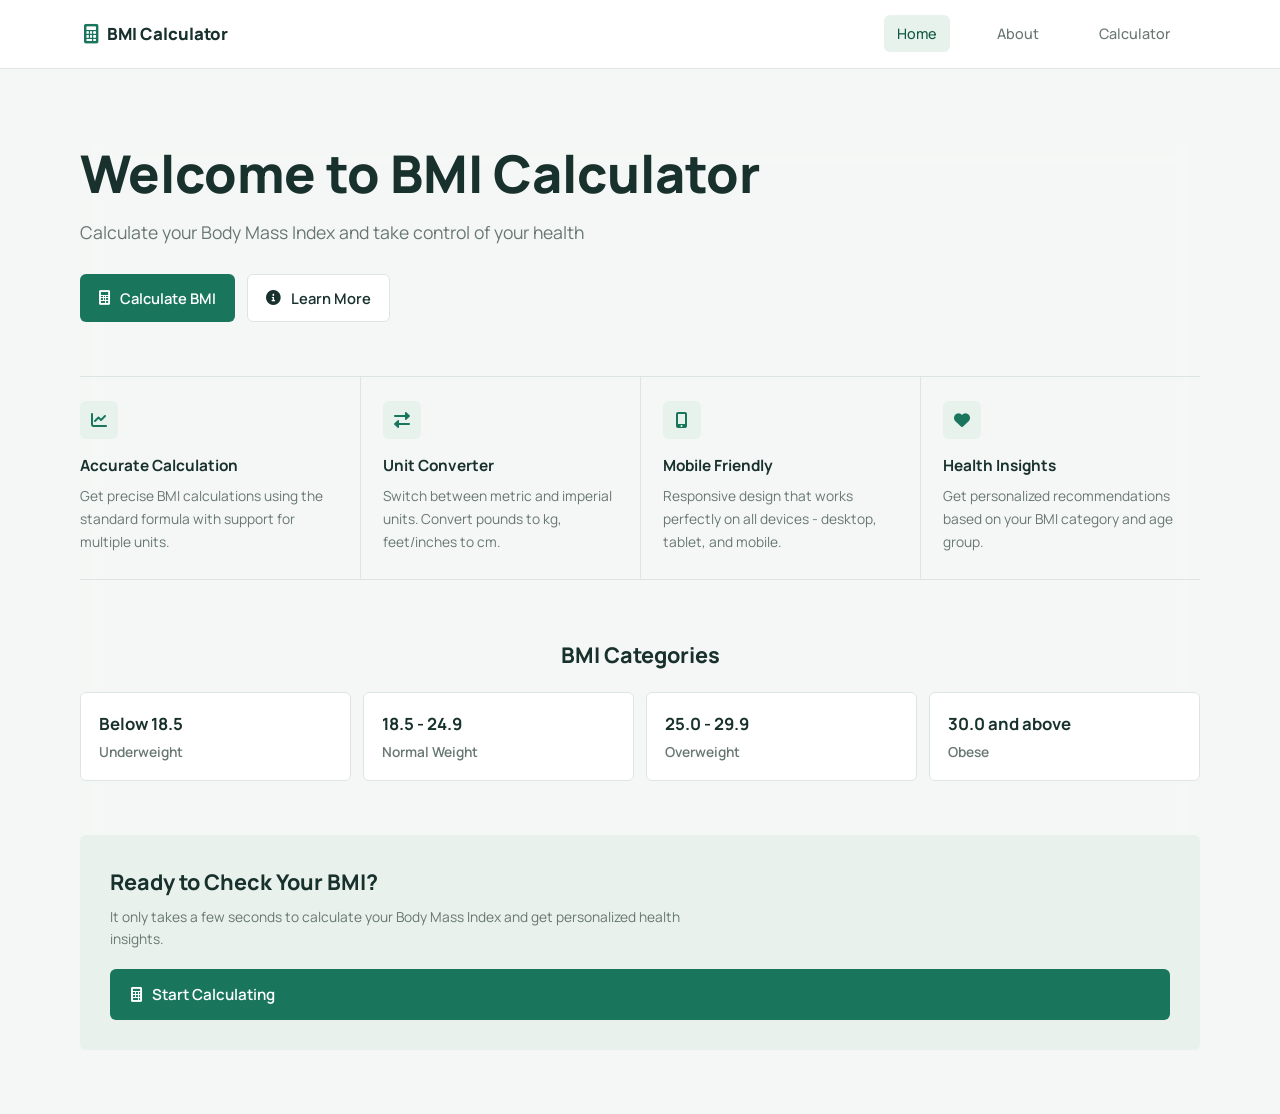
<file: index.html>
<!DOCTYPE html>
<html lang="en">
<head>
    <meta charset="UTF-8">
    <meta name="viewport" content="width=device-width, initial-scale=1.0">
    <title>Body Mass Index Calculator</title>
    <link rel="stylesheet" href="styles.css">
    <link rel="preconnect" href="https://fonts.googleapis.com">
    <link rel="preconnect" href="https://fonts.gstatic.com" crossorigin>
    <link href="https://fonts.googleapis.com/css2?family=Manrope:wght@400;500;600;700;800&display=swap" rel="stylesheet">
    <link href="https://cdnjs.cloudflare.com/ajax/libs/font-awesome/6.0.0/css/all.min.css" rel="stylesheet">
</head>
<body>
    <!-- Navbar -->
    <nav class="navbar">
        <div class="nav-container">
            <div class="nav-logo">
                <i class="fas fa-calculator"></i>
                <span>BMI Calculator</span>
            </div>
            <ul class="nav-menu">
                <li class="nav-item">
                    <a href="index.html" class="nav-item active">Home</a>
                </li>
                <li class="nav-item">
                    <a href="about.html" class="nav-item">About</a>
                </li>
                <li class="nav-item">
                    <a href="calculator.html" class="nav-item">Calculator</a>
                </li>
            </ul>
        </div>
    </nav>

    <!-- Main Content -->
    <main class="main-content">
        <div class="container">
            <div class="welcome-card">
                <div class="hero-section">
                    <h1 class="hero-title">Welcome to BMI Calculator</h1>
                    <p class="hero-subtitle">Calculate your Body Mass Index and take control of your health</p>
                    <div class="hero-buttons">
                        <a href="calculator.html" class="btn-primary">
                            <i class="fas fa-calculator"></i>
                            Calculate BMI
                        </a>
                        <a href="about.html" class="btn-secondary">
                            <i class="fas fa-info-circle"></i>
                            Learn More
                        </a>
                    </div>
                </div>

                <div class="features-grid">
                    <div class="feature-card">
                        <div class="feature-icon">
                            <i class="fas fa-chart-line"></i>
                        </div>
                        <h3>Accurate Calculation</h3>
                        <p>Get precise BMI calculations using the standard formula with support for multiple units.</p>
                    </div>

                    <div class="feature-card">
                        <div class="feature-icon">
                            <i class="fas fa-exchange-alt"></i>
                        </div>
                        <h3>Unit Converter</h3>
                        <p>Switch between metric and imperial units. Convert pounds to kg, feet/inches to cm.</p>
                    </div>

                    <div class="feature-card">
                        <div class="feature-icon">
                            <i class="fas fa-mobile-alt"></i>
                        </div>
                        <h3>Mobile Friendly</h3>
                        <p>Responsive design that works perfectly on all devices - desktop, tablet, and mobile.</p>
                    </div>

                    <div class="feature-card">
                        <div class="feature-icon">
                            <i class="fas fa-heart"></i>
                        </div>
                        <h3>Health Insights</h3>
                        <p>Get personalized recommendations based on your BMI category and age group.</p>
                    </div>
                </div>

                <div class="quick-stats">
                    <h2>BMI Categories</h2>
                    <div class="stats-grid">
                        <div class="stat-item underweight">
                            <div class="stat-range">Below 18.5</div>
                            <div class="stat-label">Underweight</div>
                        </div>
                        <div class="stat-item normal">
                            <div class="stat-range">18.5 - 24.9</div>
                            <div class="stat-label">Normal Weight</div>
                        </div>
                        <div class="stat-item overweight">
                            <div class="stat-range">25.0 - 29.9</div>
                            <div class="stat-label">Overweight</div>
                        </div>
                        <div class="stat-item obese">
                            <div class="stat-range">30.0 and above</div>
                            <div class="stat-label">Obese</div>
                        </div>
                    </div>
                </div>

                <div class="cta-section">
                    <h2>Ready to Check Your BMI?</h2>
                    <p>It only takes a few seconds to calculate your Body Mass Index and get personalized health insights.</p>
                    <a href="calculator.html" class="btn-primary large">
                        <i class="fas fa-calculator"></i>
                        Start Calculating
                    </a>
                </div>
            </div>
        </div>
    </main>

    <!-- Floating Background Elements -->
    <div class="floating-elements">
        <div class="floating-dot dot-1"></div>
        <div class="floating-dot dot-2"></div>
        <div class="floating-dot dot-3"></div>
        <div class="floating-dot dot-4"></div>
        <div class="floating-dot dot-5"></div>
        <div class="floating-dot dot-6"></div>
        
        <div class="floating-icon icon-1">
            <i class="fas fa-heart"></i>
        </div>
        <div class="floating-icon icon-2">
            <i class="fas fa-chart-line"></i>
        </div>
        <div class="floating-icon icon-3">
            <i class="fas fa-dumbbell"></i>
        </div>
        <div class="floating-icon icon-4">
            <i class="fas fa-apple-alt"></i>
        </div>
        
        <div class="floating-shape shape-1"></div>
        <div class="floating-shape shape-2"></div>
        <div class="floating-shape shape-3"></div>
    </div>

    <script src="script.js"></script>
</body>
</html>
</file>
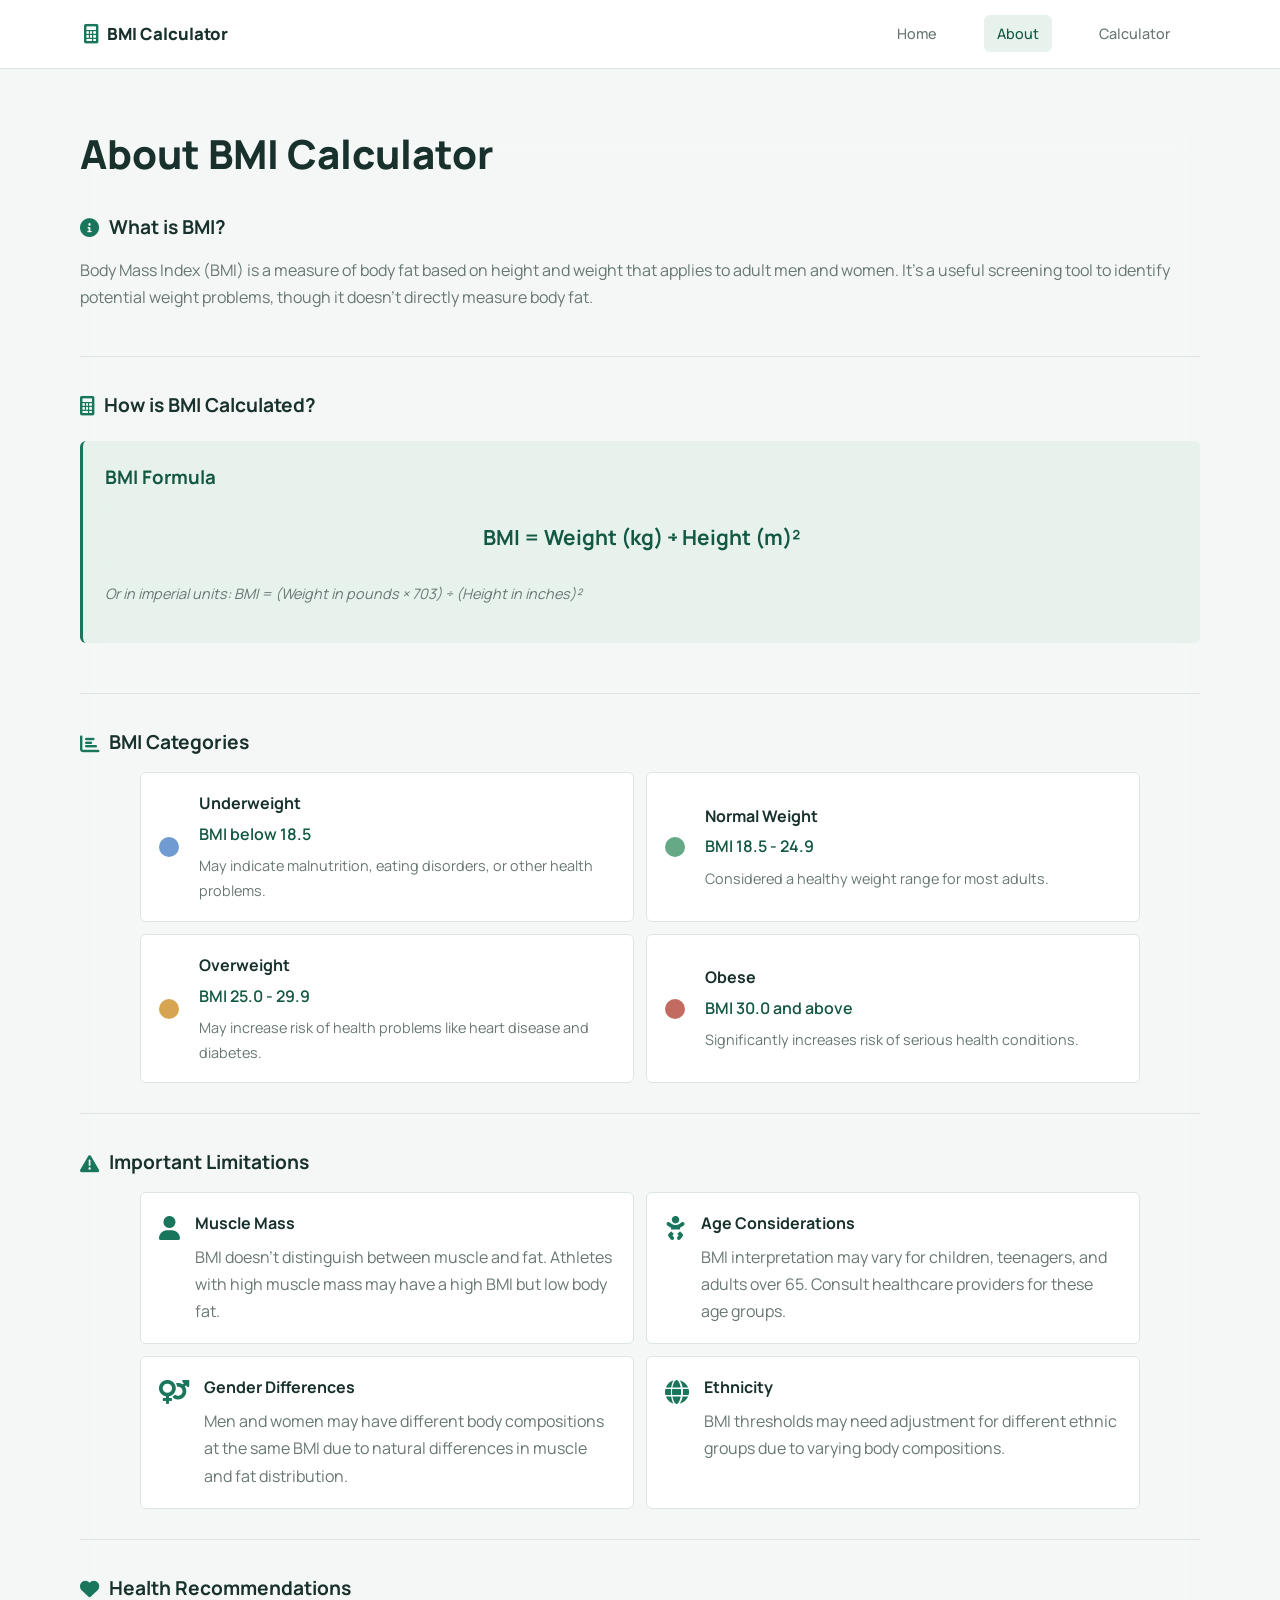
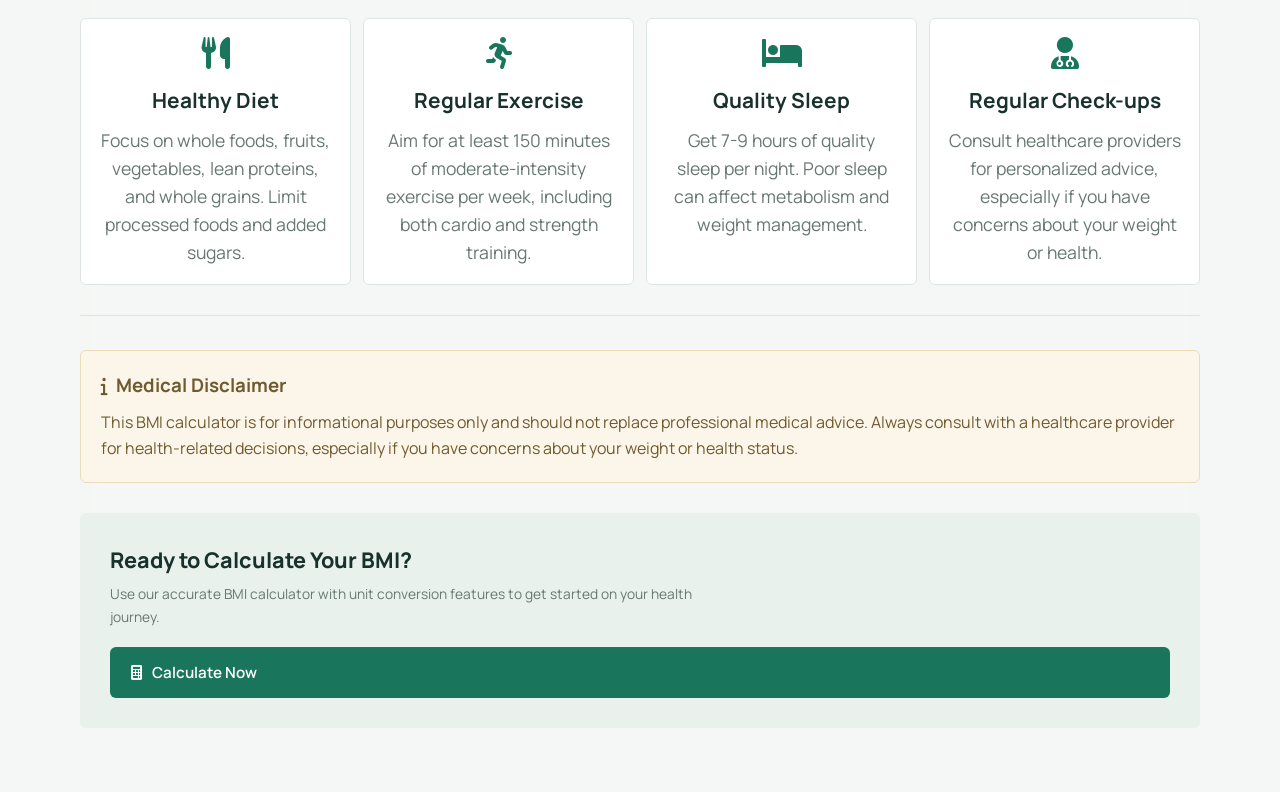
<file: about.html>
<!DOCTYPE html>
<html lang="en">
<head>
    <meta charset="UTF-8">
    <meta name="viewport" content="width=device-width, initial-scale=1.0">
    <title>BMI Calculator - About</title>
    <link rel="stylesheet" href="styles.css">
    <link rel="preconnect" href="https://fonts.googleapis.com">
    <link rel="preconnect" href="https://fonts.gstatic.com" crossorigin>
    <link href="https://fonts.googleapis.com/css2?family=Manrope:wght@400;500;600;700;800&display=swap" rel="stylesheet">
    <link href="https://cdnjs.cloudflare.com/ajax/libs/font-awesome/6.0.0/css/all.min.css" rel="stylesheet">
</head>
<body>
    <!-- Navbar -->
    <nav class="navbar">
        <div class="nav-container">
            <div class="nav-logo">
                <i class="fas fa-calculator"></i>
                <span>BMI Calculator</span>
            </div>
            <ul class="nav-menu">
                <li class="nav-item">
                    <a href="index.html" class="nav-item">Home</a>
                </li>
                <li class="nav-item">
                    <a href="about.html" class="nav-item active">About</a>
                </li>
                <li class="nav-item">
                    <a href="calculator.html" class="nav-item">Calculator</a>
                </li>
            </ul>
        </div>
    </nav>

    <!-- Main Content -->
    <main class="main-content">
        <div class="container">
            <div class="about-card">
                <h1 class="about-title">About BMI Calculator</h1>
                
                <div class="about-section">
                    <h2><i class="fas fa-info-circle"></i> What is BMI?</h2>
                    <p>Body Mass Index (BMI) is a measure of body fat based on height and weight that applies to adult men and women. It's a useful screening tool to identify potential weight problems, though it doesn't directly measure body fat.</p>
                </div>

                <div class="about-section">
                    <h2><i class="fas fa-calculator"></i> How is BMI Calculated?</h2>
                    <div class="formula-box">
                        <h3>BMI Formula</h3>
                        <div class="formula">
                            <span class="formula-text">BMI = Weight (kg) ÷ Height (m)²</span>
                        </div>
                        <p class="formula-note">Or in imperial units: BMI = (Weight in pounds × 703) ÷ (Height in inches)²</p>
                    </div>
                </div>

                <div class="about-section">
                    <h2><i class="fas fa-chart-bar"></i> BMI Categories</h2>
                    <div class="bmi-categories">
                        <div class="category-item">
                            <div class="category-color underweight"></div>
                            <div class="category-info">
                                <h4>Underweight</h4>
                                <p>BMI below 18.5</p>
                                <small>May indicate malnutrition, eating disorders, or other health problems.</small>
                            </div>
                        </div>
                        <div class="category-item">
                            <div class="category-color normal"></div>
                            <div class="category-info">
                                <h4>Normal Weight</h4>
                                <p>BMI 18.5 - 24.9</p>
                                <small>Considered a healthy weight range for most adults.</small>
                            </div>
                        </div>
                        <div class="category-item">
                            <div class="category-color overweight"></div>
                            <div class="category-info">
                                <h4>Overweight</h4>
                                <p>BMI 25.0 - 29.9</p>
                                <small>May increase risk of health problems like heart disease and diabetes.</small>
                            </div>
                        </div>
                        <div class="category-item">
                            <div class="category-color obese"></div>
                            <div class="category-info">
                                <h4>Obese</h4>
                                <p>BMI 30.0 and above</p>
                                <small>Significantly increases risk of serious health conditions.</small>
                            </div>
                        </div>
                    </div>
                </div>

                <div class="about-section">
                    <h2><i class="fas fa-exclamation-triangle"></i> Important Limitations</h2>
                    <div class="limitations">
                        <div class="limitation-item">
                            <i class="fas fa-user"></i>
                            <div>
                                <h4>Muscle Mass</h4>
                                <p>BMI doesn't distinguish between muscle and fat. Athletes with high muscle mass may have a high BMI but low body fat.</p>
                            </div>
                        </div>
                        <div class="limitation-item">
                            <i class="fas fa-baby"></i>
                            <div>
                                <h4>Age Considerations</h4>
                                <p>BMI interpretation may vary for children, teenagers, and adults over 65. Consult healthcare providers for these age groups.</p>
                            </div>
                        </div>
                        <div class="limitation-item">
                            <i class="fas fa-venus-mars"></i>
                            <div>
                                <h4>Gender Differences</h4>
                                <p>Men and women may have different body compositions at the same BMI due to natural differences in muscle and fat distribution.</p>
                            </div>
                        </div>
                        <div class="limitation-item">
                            <i class="fas fa-globe"></i>
                            <div>
                                <h4>Ethnicity</h4>
                                <p>BMI thresholds may need adjustment for different ethnic groups due to varying body compositions.</p>
                            </div>
                        </div>
                    </div>
                </div>

                <div class="about-section">
                    <h2><i class="fas fa-heart"></i> Health Recommendations</h2>
                    <div class="recommendations">
                        <div class="recommendation-card">
                            <i class="fas fa-utensils"></i>
                            <h4>Healthy Diet</h4>
                            <p>Focus on whole foods, fruits, vegetables, lean proteins, and whole grains. Limit processed foods and added sugars.</p>
                        </div>
                        <div class="recommendation-card">
                            <i class="fas fa-running"></i>
                            <h4>Regular Exercise</h4>
                            <p>Aim for at least 150 minutes of moderate-intensity exercise per week, including both cardio and strength training.</p>
                        </div>
                        <div class="recommendation-card">
                            <i class="fas fa-bed"></i>
                            <h4>Quality Sleep</h4>
                            <p>Get 7-9 hours of quality sleep per night. Poor sleep can affect metabolism and weight management.</p>
                        </div>
                        <div class="recommendation-card">
                            <i class="fas fa-user-md"></i>
                            <h4>Regular Check-ups</h4>
                            <p>Consult healthcare providers for personalized advice, especially if you have concerns about your weight or health.</p>
                        </div>
                    </div>
                </div>

                <div class="disclaimer">
                    <h3><i class="fas fa-info"></i> Medical Disclaimer</h3>
                    <p>This BMI calculator is for informational purposes only and should not replace professional medical advice. Always consult with a healthcare provider for health-related decisions, especially if you have concerns about your weight or health status.</p>
                </div>

                <div class="cta-section">
                    <h2>Ready to Calculate Your BMI?</h2>
                    <p>Use our accurate BMI calculator with unit conversion features to get started on your health journey.</p>
                    <a href="index.html" class="btn-primary large">
                        <i class="fas fa-calculator"></i>
                        Calculate Now
                    </a>
                </div>
            </div>
        </div>
    </main>

    <!-- Floating Background Elements -->
    <div class="floating-elements">
        <div class="floating-dot dot-1"></div>
        <div class="floating-dot dot-2"></div>
        <div class="floating-dot dot-3"></div>
        <div class="floating-dot dot-4"></div>
        <div class="floating-dot dot-5"></div>
        <div class="floating-dot dot-6"></div>
        
        <div class="floating-icon icon-1">
            <i class="fas fa-info-circle"></i>
        </div>
        <div class="floating-icon icon-2">
            <i class="fas fa-chart-bar"></i>
        </div>
        <div class="floating-icon icon-3">
            <i class="fas fa-lightbulb"></i>
        </div>
        <div class="floating-icon icon-4">
            <i class="fas fa-question-circle"></i>
        </div>
        
        <div class="floating-shape shape-1"></div>
        <div class="floating-shape shape-2"></div>
        <div class="floating-shape shape-3"></div>
    </div>

    <script src="script.js"></script>
</body>
</html>
</file>
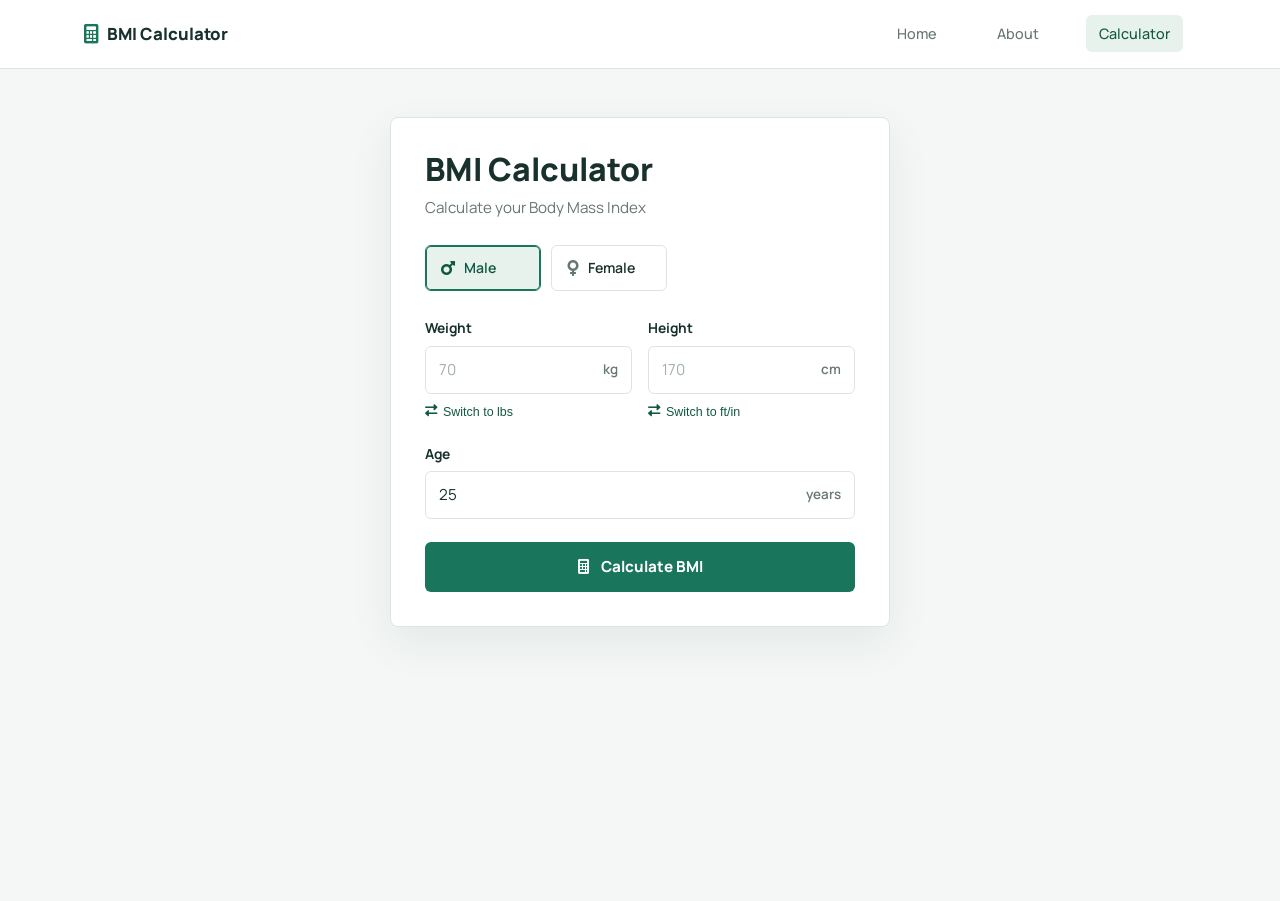
<file: calculator.html>
<!DOCTYPE html>
<html lang="en">
<head>
    <meta charset="UTF-8">
    <meta name="viewport" content="width=device-width, initial-scale=1.0">
    <title>BMI Calculator</title>
    <link rel="stylesheet" href="styles.css">
    <link rel="preconnect" href="https://fonts.googleapis.com">
    <link rel="preconnect" href="https://fonts.gstatic.com" crossorigin>
    <link href="https://fonts.googleapis.com/css2?family=Manrope:wght@400;500;600;700;800&display=swap" rel="stylesheet">
    <link href="https://cdnjs.cloudflare.com/ajax/libs/font-awesome/6.0.0/css/all.min.css" rel="stylesheet">
</head>
<body>
    <!-- Navbar -->
    <nav class="navbar">
        <div class="nav-container">
            <div class="nav-logo">
                <i class="fas fa-calculator"></i>
                <span>BMI Calculator</span>
            </div>
            <ul class="nav-menu">
                <li class="nav-item">
                    <a href="/index.html" class="nav-item">Home</a>
                </li>
                <li class="nav-item">
                    <a href="/about.html" class="nav-item">About</a>
                </li>
                <li class="nav-item">
                    <a href="/calculator.html" class="nav-item active">Calculator</a>
                </li>
            </ul>
        </div>
    </nav>

    <!-- Main Content -->
    <main class="main-content">
        <div class="container">
            <div class="calculator-layout">
                <!-- Form Section -->
                <div class="calculator-form-section">
                    <div class="calculator-card">
                        <h1 class="title">BMI Calculator</h1>
                        <p class="subtitle">Calculate your Body Mass Index</p>

                        <!-- Gender Toggle -->
                        <div class="gender-toggle-container">
                            <label class="gender-toggle">
                                <input type="radio" name="gender" value="male" id="male" checked>
                                <div class="toggle-option male-option">
                                    <i class="fas fa-mars"></i>
                                    <span>Male</span>
                                </div>
                            </label>
                            <label class="gender-toggle">
                                <input type="radio" name="gender" value="female" id="female">
                                <div class="toggle-option female-option">
                                    <i class="fas fa-venus"></i>
                                    <span>Female</span>
                                </div>
                            </label>
                        </div>

                        <!-- BMI Calculator Form -->
                        <form class="bmi-form" id="bmiForm">
                            <!-- Weight Input with Unit Converter -->
                            <div class="input-group">
                                <div class="input-container">
                                    <label for="weight">Weight</label>
                                    <div class="unit-converter">
                                        <div class="input-box">
                                            <input type="number" id="weight" name="weight" placeholder="70" min="1" max="300" required>
                                            <span class="unit-label" id="weightUnit">kg</span>
                                        </div>
                                        <button type="button" class="unit-toggle" id="weightToggle" onclick="toggleWeightUnit()">
                                            <i class="fas fa-exchange-alt"></i>
                                            <span>Switch to lbs</span>
                                        </button>
                                    </div>
                                </div>
                                
                                <!-- Height Input with Unit Converter -->
                                <div class="input-container">
                                    <label for="height">Height</label>
                                    <div class="unit-converter">
                                        <div class="input-box">
                                            <input type="number" id="height" name="height" placeholder="170" min="50" max="250" required>
                                            <span class="unit-label" id="heightUnit">cm</span>
                                        </div>
                                        <button type="button" class="unit-toggle" id="heightToggle" onclick="toggleHeightUnit()">
                                            <i class="fas fa-exchange-alt"></i>
                                            <span>Switch to ft/in</span>
                                        </button>
                                    </div>
                                </div>
                            </div>

                            <!-- Height in Feet/Inches (hidden by default) -->
                            <div class="height-feet-inches" id="heightFeetInches" style="display: none;">
                                <div class="input-group">
                                    <div class="input-container">
                                        <label for="heightFeet">Feet</label>
                                        <div class="input-box">
                                            <input type="number" id="heightFeet" name="heightFeet" placeholder="5" min="1" max="8">
                                            <span class="unit-label">ft</span>
                                        </div>
                                    </div>
                                    <div class="input-container">
                                        <label for="heightInches">Inches</label>
                                        <div class="input-box">
                                            <input type="number" id="heightInches" name="heightInches" placeholder="8" min="0" max="11">
                                            <span class="unit-label">in</span>
                                        </div>
                                    </div>
                                </div>
                            </div>

                            <!-- Age Input -->
                            <div class="age-container">
                                <label for="age">Age</label>
                                <div class="input-box">
                                    <input type="number" id="age" name="age" placeholder="25" min="1" max="120" value="25" required>
                                    <span class="unit-label">years</span>
                                </div>
                            </div>

                            <button type="submit" class="submit-btn">
                                <i class="fas fa-calculator"></i>
                                Calculate BMI
                            </button>
                        </form>
                    </div>
                </div>

                <!-- Results Section -->
                <div class="calculator-results-section">
                    <div class="results" id="results" style="display: none;">
                        <div class="bmi-result">
                            <h3>Your BMI</h3>
                            <div class="bmi-value" id="bmiValue">0</div>
                            <div class="bmi-category" id="bmiCategory">Normal</div>
                        </div>
                        <div class="bmi-chart">
                            <div class="chart-bar">
                                <div class="chart-fill" id="chartFill"></div>
                            </div>
                            <div class="chart-labels">
                                <span>Underweight</span>
                                <span>Normal</span>
                                <span>Overweight</span>
                                <span>Obese</span>
                            </div>
                        </div>
                    </div>
                </div>
            </div>
        </div>
    </main>

    <!-- Floating Background Elements -->
    <div class="floating-elements">
        <div class="floating-dot dot-1"></div>
        <div class="floating-dot dot-2"></div>
        <div class="floating-dot dot-3"></div>
        <div class="floating-dot dot-4"></div>
        <div class="floating-dot dot-5"></div>
        <div class="floating-dot dot-6"></div>
        
        <div class="floating-icon icon-1">
            <i class="fas fa-calculator"></i>
        </div>
        <div class="floating-icon icon-2">
            <i class="fas fa-chart-line"></i>
        </div>
        <div class="floating-icon icon-3">
            <i class="fas fa-weight"></i>
        </div>
        <div class="floating-icon icon-4">
            <i class="fas fa-ruler"></i>
        </div>
        
        <div class="floating-shape shape-1"></div>
        <div class="floating-shape shape-2"></div>
        <div class="floating-shape shape-3"></div>
    </div>

    <script src="script.js"></script>
</body>
</html>
</file>
<file: styles.css>
/* Reset and Base Styles */
* {
    margin: 0;
    padding: 0;
    box-sizing: border-box;
}

body {
    font-family: 'Segoe UI', Tahoma, Geneva, Verdana, sans-serif;
    background: #ffffff;
    min-height: 100vh;
    color: #333;
    position: relative;
    overflow-x: hidden;
}

/* Animated Background Elements */
body::before {
    content: '';
    position: fixed;
    top: 0;
    left: 0;
    width: 100%;
    height: 100%;
    background-image: 
        radial-gradient(circle at 20% 20%, rgba(102, 126, 234, 0.1) 0%, transparent 50%),
        radial-gradient(circle at 80% 80%, rgba(118, 75, 162, 0.1) 0%, transparent 50%),
        radial-gradient(circle at 40% 60%, rgba(102, 126, 234, 0.05) 0%, transparent 50%);
    z-index: -3;
    animation: backgroundShift 20s ease-in-out infinite;
}

@keyframes backgroundShift {
    0%, 100% { transform: translateX(0) translateY(0); }
    25% { transform: translateX(-20px) translateY(-10px); }
    50% { transform: translateX(20px) translateY(10px); }
    75% { transform: translateX(-10px) translateY(20px); }
}

/* Animated Grid Lines */
body::after {
    content: '';
    position: fixed;
    top: 0;
    left: 0;
    width: 100%;
    height: 100%;
    background-image: 
        linear-gradient(rgba(102, 126, 234, 0.1) 1px, transparent 1px),
        linear-gradient(90deg, rgba(102, 126, 234, 0.1) 1px, transparent 1px);
    background-size: 50px 50px;
    z-index: -2;
    animation: gridMove 30s linear infinite;
}

@keyframes gridMove {
    0% { transform: translate(0, 0); }
    100% { transform: translate(50px, 50px); }
}

/* Floating Animated Elements */
.floating-elements {
    position: fixed;
    top: 0;
    left: 0;
    width: 100%;
    height: 100%;
    pointer-events: none;
    z-index: -1;
}

.floating-dot {
    position: absolute;
    width: 8px;
    height: 8px;
    background: rgba(102, 126, 234, 0.3);
    border-radius: 50%;
    animation: float 15s ease-in-out infinite;
}

.dot-1 {
    top: 20%;
    left: 10%;
    animation-delay: 0s;
    animation-duration: 12s;
}

.dot-2 {
    top: 60%;
    left: 85%;
    animation-delay: 2s;
    animation-duration: 18s;
}

.dot-3 {
    top: 80%;
    left: 20%;
    animation-delay: 4s;
    animation-duration: 14s;
}

.dot-4 {
    top: 30%;
    left: 70%;
    animation-delay: 6s;
    animation-duration: 16s;
}

.dot-5 {
    top: 70%;
    left: 50%;
    animation-delay: 8s;
    animation-duration: 20s;
}

.dot-6 {
    top: 10%;
    left: 40%;
    animation-delay: 10s;
    animation-duration: 13s;
}

.floating-icon {
    position: absolute;
    color: rgba(102, 126, 234, 0.2);
    font-size: 2rem;
    animation: floatIcon 20s ease-in-out infinite;
}

.icon-1 {
    top: 15%;
    left: 80%;
    animation-delay: 1s;
    animation-duration: 25s;
}

.icon-2 {
    top: 75%;
    left: 15%;
    animation-delay: 3s;
    animation-duration: 22s;
}

.icon-3 {
    top: 45%;
    left: 90%;
    animation-delay: 5s;
    animation-duration: 28s;
}

.icon-4 {
    top: 85%;
    left: 60%;
    animation-delay: 7s;
    animation-duration: 24s;
}

.floating-shape {
    position: absolute;
    background: rgba(118, 75, 162, 0.1);
    animation: floatShape 30s ease-in-out infinite;
}

.shape-1 {
    width: 60px;
    height: 60px;
    border-radius: 50%;
    top: 25%;
    left: 5%;
    animation-delay: 2s;
    animation-duration: 35s;
}

.shape-2 {
    width: 40px;
    height: 40px;
    transform: rotate(45deg);
    top: 65%;
    left: 75%;
    animation-delay: 8s;
    animation-duration: 32s;
}

.shape-3 {
    width: 50px;
    height: 50px;
    border-radius: 20%;
    top: 40%;
    left: 25%;
    animation-delay: 12s;
    animation-duration: 28s;
}

@keyframes float {
    0%, 100% {
        transform: translateY(0px) translateX(0px);
        opacity: 0.3;
    }
    25% {
        transform: translateY(-20px) translateX(10px);
        opacity: 0.6;
    }
    50% {
        transform: translateY(-10px) translateX(-15px);
        opacity: 0.4;
    }
    75% {
        transform: translateY(-30px) translateX(5px);
        opacity: 0.7;
    }
}

@keyframes floatIcon {
    0%, 100% {
        transform: translateY(0px) translateX(0px) rotate(0deg);
        opacity: 0.2;
    }
    25% {
        transform: translateY(-30px) translateX(20px) rotate(90deg);
        opacity: 0.4;
    }
    50% {
        transform: translateY(-15px) translateX(-25px) rotate(180deg);
        opacity: 0.3;
    }
    75% {
        transform: translateY(-40px) translateX(10px) rotate(270deg);
        opacity: 0.5;
    }
}

@keyframes floatShape {
    0%, 100% {
        transform: translateY(0px) translateX(0px) scale(1);
        opacity: 0.1;
    }
    25% {
        transform: translateY(-40px) translateX(30px) scale(1.2);
        opacity: 0.2;
    }
    50% {
        transform: translateY(-20px) translateX(-20px) scale(0.8);
        opacity: 0.15;
    }
    75% {
        transform: translateY(-50px) translateX(15px) scale(1.1);
        opacity: 0.25;
    }
}

/* Navbar Styles */
.navbar {
    background: rgba(255, 255, 255, 0.95);
    backdrop-filter: blur(10px);
    box-shadow: 0 2px 20px rgba(0, 0, 0, 0.1);
    position: fixed;
    top: 0;
    width: 100%;
    z-index: 1000;
}

.nav-container {
    max-width: 1200px;
    margin: 0 auto;
    padding: 0 20px;
    display: flex;
    justify-content: space-between;
    align-items: center;
    height: 70px;
}

.nav-logo {
    display: flex;
    align-items: center;
    font-size: 1.5rem;
    font-weight: bold;
    color: #667eea;
}

.nav-logo i {
    margin-right: 10px;
    font-size: 1.8rem;
}

.nav-menu {
    display: flex;
    list-style: none;
    gap: 30px;
}

.nav-item {
    text-decoration: none;
    color: #333;
    font-weight: 500;
    transition: all 0.3s ease;
    position: relative;
}

.nav-item:hover,
.nav-item.active {
    color: #667eea;
}

.nav-item::after {
    content: '';
    position: absolute;
    bottom: -5px;
    left: 0;
    width: 0;
    height: 2px;
    background: #667eea;
    transition: width 0.3s ease;
}

.nav-item:hover::after,
.nav-item.active::after {
    width: 100%;
}

/* Main Content */
.main-content {
    margin-top: 70px;
    padding: 40px 20px;
    min-height: calc(100vh - 70px);
    display: flex;
    align-items: center;
    justify-content: center;
}

.container {
    max-width: 1400px;
    width: 100%;
    margin: 0 auto;
}

/* Calculator Layout */
.calculator-layout {
    display: flex;
    gap: 60px;
    align-items: flex-start;
    min-height: 600px;
    justify-content: center;
}

.calculator-form-section {
    flex: 0 0 600px;
    max-width: 600px;
}

.calculator-results-section {
    flex: 0 0 600px;
    max-width: 600px;
}

/* Center form when no results are shown */
.calculator-layout.no-results {
    justify-content: center;
}

.calculator-layout.no-results .calculator-form-section {
    flex: 0 0 600px;
    max-width: 600px;
    margin: 0 auto;
}

.calculator-layout.no-results .calculator-results-section {
    display: none;
}

/* Fallback for browsers that support :has() */
.calculator-layout:has(.results[style*="display: none"]) {
    justify-content: center;
}

.calculator-layout:has(.results[style*="display: none"]) .calculator-form-section {
    flex: none;
    max-width: 500px;
    margin: 0 auto;
}

.calculator-layout:has(.results[style*="display: none"]) .calculator-results-section {
    display: none;
}

.calculator-card {
    background: rgba(255, 255, 255, 0.95);
    backdrop-filter: blur(10px);
    border-radius: 20px;
    padding: 50px;
    box-shadow: 0 20px 40px rgba(0, 0, 0, 0.1);
    text-align: center;
    animation: slideUp 0.6s ease-out;
    width: 100%;
    max-width: none;
    margin: 0;
    min-height: 500px;
}

@keyframes slideUp {
    from {
        opacity: 0;
        transform: translateY(30px);
    }
    to {
        opacity: 1;
        transform: translateY(0);
    }
}

.title {
    font-size: 2.5rem;
    color: #333;
    margin-bottom: 10px;
    background: linear-gradient(135deg, #667eea, #764ba2);
    -webkit-background-clip: text;
    -webkit-text-fill-color: transparent;
    background-clip: text;
}

.subtitle {
    color: #666;
    margin-bottom: 30px;
    font-size: 1.1rem;
}

/* Gender Toggle */
.gender-toggle-container {
    display: flex;
    justify-content: center;
    gap: 30px;
    margin-bottom: 40px;
}

.gender-toggle {
    position: relative;
    cursor: pointer;
}

.gender-toggle input[type="radio"] {
    display: none;
}

.toggle-option {
    display: flex;
    flex-direction: column;
    align-items: center;
    padding: 20px 30px;
    border: 2px solid #e0e0e0;
    border-radius: 15px;
    background: white;
    transition: all 0.3s ease;
    min-width: 120px;
}

.toggle-option i {
    font-size: 2rem;
    margin-bottom: 8px;
    transition: all 0.3s ease;
}

.male-option i {
    color: #4a90e2;
}

.female-option i {
    color: #e24a90;
}

.toggle-option span {
    font-weight: 600;
    color: #666;
    transition: all 0.3s ease;
}

.gender-toggle input[type="radio"]:checked + .toggle-option {
    border-color: #667eea;
    background: linear-gradient(135deg, #667eea, #764ba2);
    transform: scale(1.05);
    box-shadow: 0 10px 20px rgba(102, 126, 234, 0.3);
}

.gender-toggle input[type="radio"]:checked + .toggle-option i,
.gender-toggle input[type="radio"]:checked + .toggle-option span {
    color: white;
}

.gender-toggle:hover .toggle-option {
    transform: translateY(-2px);
    box-shadow: 0 5px 15px rgba(0, 0, 0, 0.1);
}

/* Form Styles */
.bmi-form {
    text-align: left;
}

.input-group {
    display: grid;
    grid-template-columns: 1fr 1fr;
    gap: 30px;
    margin-bottom: 40px;
}

.input-container {
    position: relative;
}

.input-container label {
    display: block;
    margin-bottom: 8px;
    font-weight: 600;
    color: #333;
}

.input-box {
    position: relative;
    display: flex;
    align-items: center;
    background: white;
    border: 2px solid #e0e0e0;
    border-radius: 12px;
    padding: 20px;
    transition: all 0.3s ease;
}

.input-box:focus-within {
    border-color: #667eea;
    box-shadow: 0 0 0 3px rgba(102, 126, 234, 0.1);
    transform: translateY(-2px);
}

.input-box input {
    flex: 1;
    border: none;
    outline: none;
    font-size: 1.1rem;
    color: #333;
    background: transparent;
}

.input-box input::placeholder {
    color: #999;
}

.input-box i {
    color: #667eea;
    font-size: 1.2rem;
    margin-left: 10px;
}

/* Unit Converter Styles */
.unit-converter {
    display: flex;
    flex-direction: column;
    gap: 10px;
}

.unit-toggle {
    background: #f8f9fa;
    border: 2px solid #e0e0e0;
    border-radius: 8px;
    padding: 8px 12px;
    font-size: 0.9rem;
    color: #666;
    cursor: pointer;
    transition: all 0.3s ease;
    display: flex;
    align-items: center;
    justify-content: center;
    gap: 6px;
}

.unit-toggle:hover {
    background: #667eea;
    color: white;
    border-color: #667eea;
    transform: translateY(-1px);
}

.unit-label {
    color: #667eea;
    font-weight: 600;
    font-size: 0.9rem;
    margin-left: 8px;
}

.height-feet-inches {
    margin-top: 15px;
    padding: 20px;
    background: #f8f9ff;
    border-radius: 12px;
    border: 2px solid #e8f0ff;
    animation: slideDown 0.3s ease-out;
}

@keyframes slideDown {
    from {
        opacity: 0;
        transform: translateY(-10px);
    }
    to {
        opacity: 1;
        transform: translateY(0);
    }
}

/* Age Input */
.age-container {
    margin-bottom: 40px;
}

.age-container label {
    display: block;
    margin-bottom: 8px;
    font-weight: 600;
    color: #333;
}

/* Submit Button */
.submit-btn {
    width: 100%;
    padding: 22px;
    background: linear-gradient(135deg, #667eea, #764ba2);
    color: white;
    border: none;
    border-radius: 12px;
    font-size: 1.3rem;
    font-weight: 600;
    cursor: pointer;
    transition: all 0.3s ease;
    display: flex;
    align-items: center;
    justify-content: center;
    gap: 12px;
}

.submit-btn:hover {
    transform: translateY(-2px);
    box-shadow: 0 10px 25px rgba(102, 126, 234, 0.3);
}

.submit-btn:active {
    transform: translateY(0);
}

/* Results */
.results {
    margin-top: 0;
    padding: 30px;
    background: linear-gradient(135deg, #f8f9ff, #e8f0ff);
    border-radius: 15px;
    animation: slideInFromRight 0.8s ease-out;
    transform: translateX(0);
    height: fit-content;
}

@keyframes slideInFromRight {
    from {
        opacity: 0;
        transform: translateX(100%);
    }
    to {
        opacity: 1;
        transform: translateX(0);
    }
}

@keyframes fadeIn {
    from {
        opacity: 0;
        transform: translateY(20px);
    }
    to {
        opacity: 1;
        transform: translateY(0);
    }
}

.bmi-result {
    text-align: center;
    margin-bottom: 25px;
}

.bmi-result h3 {
    color: #333;
    margin-bottom: 15px;
    font-size: 1.3rem;
}

.bmi-value {
    font-size: 3rem;
    font-weight: bold;
    color: #667eea;
    margin-bottom: 10px;
}

.bmi-category {
    font-size: 1.2rem;
    font-weight: 600;
    padding: 8px 20px;
    border-radius: 20px;
    display: inline-block;
}

.bmi-category.underweight {
    background: #e3f2fd;
    color: #1976d2;
}

.bmi-category.normal {
    background: #e8f5e8;
    color: #2e7d32;
}

.bmi-category.overweight {
    background: #fff3e0;
    color: #f57c00;
}

.bmi-category.obese {
    background: #ffebee;
    color: #d32f2f;
}

/* BMI Chart */
.bmi-chart {
    margin-top: 20px;
}

.chart-bar {
    height: 20px;
    background: #e0e0e0;
    border-radius: 10px;
    overflow: hidden;
    margin-bottom: 10px;
    position: relative;
}

.chart-fill {
    height: 100%;
    background: linear-gradient(90deg, #4caf50, #ff9800, #f44336);
    border-radius: 10px;
    transition: width 0.8s ease;
    width: 0%;
}

.chart-labels {
    display: flex;
    justify-content: space-between;
    font-size: 0.9rem;
    color: #666;
    font-weight: 500;
}

/* Home Page Styles */
.welcome-card {
    background: rgba(255, 255, 255, 0.95);
    backdrop-filter: blur(10px);
    border-radius: 20px;
    padding: 40px;
    box-shadow: 0 20px 40px rgba(0, 0, 0, 0.1);
    animation: slideUp 0.6s ease-out;
}

.hero-section {
    text-align: center;
    margin-bottom: 50px;
}

.hero-title {
    font-size: 3rem;
    color: #333;
    margin-bottom: 20px;
    background: linear-gradient(135deg, #667eea, #764ba2);
    -webkit-background-clip: text;
    -webkit-text-fill-color: transparent;
    background-clip: text;
}

.hero-subtitle {
    font-size: 1.3rem;
    color: #666;
    margin-bottom: 30px;
    max-width: 600px;
    margin-left: auto;
    margin-right: auto;
}

.hero-buttons {
    display: flex;
    gap: 20px;
    justify-content: center;
    flex-wrap: wrap;
}

.btn-primary, .btn-secondary {
    padding: 15px 30px;
    border-radius: 12px;
    text-decoration: none;
    font-weight: 600;
    font-size: 1.1rem;
    transition: all 0.3s ease;
    display: flex;
    align-items: center;
    gap: 10px;
}

.btn-primary {
    background: linear-gradient(135deg, #667eea, #764ba2);
    color: white;
    border: none;
}

.btn-primary:hover {
    transform: translateY(-2px);
    box-shadow: 0 10px 25px rgba(102, 126, 234, 0.3);
}

.btn-secondary {
    background: transparent;
    color: #667eea;
    border: 2px solid #667eea;
}

.btn-secondary:hover {
    background: #667eea;
    color: white;
    transform: translateY(-2px);
}

.btn-primary.large {
    padding: 20px 40px;
    font-size: 1.2rem;
}

.features-grid {
    display: grid;
    grid-template-columns: repeat(auto-fit, minmax(250px, 1fr));
    gap: 30px;
    margin-bottom: 50px;
}

.feature-card {
    background: white;
    padding: 30px;
    border-radius: 15px;
    text-align: center;
    box-shadow: 0 10px 20px rgba(0, 0, 0, 0.05);
    transition: all 0.3s ease;
}

.feature-card:hover {
    transform: translateY(-5px);
    box-shadow: 0 15px 30px rgba(0, 0, 0, 0.1);
}

.feature-icon {
    width: 80px;
    height: 80px;
    background: linear-gradient(135deg, #667eea, #764ba2);
    border-radius: 50%;
    display: flex;
    align-items: center;
    justify-content: center;
    margin: 0 auto 20px;
    color: white;
    font-size: 2rem;
}

.feature-card h3 {
    color: #333;
    margin-bottom: 15px;
    font-size: 1.3rem;
}

.feature-card p {
    color: #666;
    line-height: 1.6;
}

.quick-stats {
    margin-bottom: 50px;
}

.quick-stats h2 {
    text-align: center;
    color: #333;
    margin-bottom: 30px;
    font-size: 2rem;
}

.stats-grid {
    display: grid;
    grid-template-columns: repeat(auto-fit, minmax(200px, 1fr));
    gap: 20px;
}

.stat-item {
    background: white;
    padding: 25px;
    border-radius: 15px;
    text-align: center;
    box-shadow: 0 5px 15px rgba(0, 0, 0, 0.05);
    transition: all 0.3s ease;
}

.stat-item:hover {
    transform: translateY(-3px);
    box-shadow: 0 10px 25px rgba(0, 0, 0, 0.1);
}

.stat-range {
    font-size: 1.5rem;
    font-weight: bold;
    margin-bottom: 8px;
}

.stat-item.underweight .stat-range {
    color: #1976d2;
}

.stat-item.normal .stat-range {
    color: #2e7d32;
}

.stat-item.overweight .stat-range {
    color: #f57c00;
}

.stat-item.obese .stat-range {
    color: #d32f2f;
}

.stat-label {
    color: #666;
    font-weight: 600;
}

.cta-section {
    text-align: center;
    padding: 40px;
    background: linear-gradient(135deg, #f8f9ff, #e8f0ff);
    border-radius: 20px;
}

.cta-section h2 {
    color: #333;
    margin-bottom: 15px;
    font-size: 2rem;
}

.cta-section p {
    color: #666;
    margin-bottom: 30px;
    font-size: 1.1rem;
}

/* About Page Styles */
.about-card {
    background: rgba(255, 255, 255, 0.95);
    backdrop-filter: blur(10px);
    border-radius: 20px;
    padding: 40px;
    box-shadow: 0 20px 40px rgba(0, 0, 0, 0.1);
    animation: slideUp 0.6s ease-out;
    width: 100%;
    max-width: none;
    margin: 0;
}

.about-title {
    font-size: 3.5rem;
    color: #333;
    margin-bottom: 40px;
    text-align: center;
    background: linear-gradient(135deg, #667eea, #764ba2);
    -webkit-background-clip: text;
    -webkit-text-fill-color: transparent;
    background-clip: text;
    line-height: 1.2;
}

.about-section {
    margin-bottom: 40px;
}

.about-section h2 {
    color: #333;
    margin-bottom: 20px;
    font-size: 1.5rem;
    display: flex;
    align-items: center;
    gap: 10px;
}

.about-section h2 i {
    color: #667eea;
}

.about-section p {
    color: #666;
    line-height: 1.7;
    margin-bottom: 15px;
}

.formula-box {
    background: #f8f9ff;
    padding: 25px;
    border-radius: 15px;
    border-left: 4px solid #667eea;
    margin: 20px 0;
}

.formula-box h3 {
    color: #333;
    margin-bottom: 15px;
}

.formula {
    background: white;
    padding: 20px;
    border-radius: 10px;
    text-align: center;
    margin-bottom: 15px;
}

.formula-text {
    font-size: 1.3rem;
    font-weight: bold;
    color: #667eea;
}

.formula-note {
    color: #666;
    font-style: italic;
    font-size: 0.9rem;
}

.bmi-categories {
    display: grid;
    grid-template-columns: repeat(auto-fit, minmax(300px, 1fr));
    gap: 25px;
    max-width: 1200px;
    margin: 0 auto;
}

.category-item {
    display: flex;
    align-items: center;
    gap: 20px;
    background: white;
    padding: 20px;
    border-radius: 12px;
    box-shadow: 0 5px 15px rgba(0, 0, 0, 0.05);
}

.category-color {
    width: 20px;
    height: 20px;
    border-radius: 50%;
    flex-shrink: 0;
}

.category-color.underweight {
    background: #1976d2;
}

.category-color.normal {
    background: #2e7d32;
}

.category-color.overweight {
    background: #f57c00;
}

.category-color.obese {
    background: #d32f2f;
}

.category-info h4 {
    color: #333;
    margin-bottom: 5px;
}

.category-info p {
    color: #667eea;
    font-weight: 600;
    margin-bottom: 5px;
}

.category-info small {
    color: #666;
    font-size: 0.9rem;
}

.limitations {
    display: grid;
    grid-template-columns: repeat(auto-fit, minmax(300px, 1fr));
    gap: 25px;
    max-width: 1200px;
    margin: 0 auto;
}

.limitation-item {
    display: flex;
    gap: 15px;
    background: white;
    padding: 20px;
    border-radius: 12px;
    box-shadow: 0 5px 15px rgba(0, 0, 0, 0.05);
}

.limitation-item i {
    color: #667eea;
    font-size: 1.5rem;
    margin-top: 5px;
    flex-shrink: 0;
}

.limitation-item h4 {
    color: #333;
    margin-bottom: 8px;
}

.limitation-item p {
    color: #666;
    margin: 0;
}

.recommendations {
    display: grid;
    grid-template-columns: repeat(auto-fit, minmax(280px, 1fr));
    gap: 30px;
    max-width: 1200px;
    margin: 0 auto;
}

.recommendation-card {
    background: white;
    padding: 25px;
    border-radius: 15px;
    text-align: center;
    box-shadow: 0 5px 15px rgba(0, 0, 0, 0.05);
    transition: all 0.3s ease;
}

.recommendation-card:hover {
    transform: translateY(-3px);
    box-shadow: 0 10px 25px rgba(0, 0, 0, 0.1);
}

.recommendation-card i {
    color: #667eea;
    font-size: 2rem;
    margin-bottom: 15px;
}

.recommendation-card h4 {
    color: #333;
    margin-bottom: 10px;
}

.recommendation-card p {
    color: #666;
    margin: 0;
    line-height: 1.6;
}

.disclaimer {
    background: #fff3cd;
    border: 1px solid #ffeaa7;
    border-radius: 12px;
    padding: 20px;
    margin: 30px 0;
}

.disclaimer h3 {
    color: #856404;
    margin-bottom: 10px;
    display: flex;
    align-items: center;
    gap: 8px;
}

.disclaimer p {
    color: #856404;
    margin: 0;
    line-height: 1.6;
}

/* Responsive Design */
@media (min-width: 1200px) {
    .about-title {
        font-size: 4.5rem;
    }
    
    .bmi-categories {
        grid-template-columns: repeat(2, 1fr);
        max-width: 1000px;
        gap: 30px;
    }
    
    .limitations {
        grid-template-columns: repeat(2, 1fr);
        max-width: 1000px;
        gap: 30px;
    }
    
    .recommendations {
        grid-template-columns: repeat(4, 1fr);
        max-width: 1200px;
        gap: 35px;
    }
    
    .about-section h2 {
        font-size: 1.8rem;
    }
    
    .category-item {
        padding: 30px;
    }
    
    .limitation-item {
        padding: 30px;
    }
    
    .recommendation-card {
        padding: 35px 25px;
    }
    
    .recommendation-card h4 {
        font-size: 1.3rem;
    }
    
    .recommendation-card p {
        font-size: 1.1rem;
    }
    
    /* Calculator Large Screen Styles */
    .calculator-layout {
        gap: 80px;
        min-height: 700px;
    }
    
    .calculator-form-section,
    .calculator-results-section {
        flex: 0 0 700px;
        max-width: 700px;
    }
    
    .calculator-card {
        max-width: 700px;
    }
    
    .calculator-layout.no-results .calculator-form-section {
        flex: 0 0 700px;
        max-width: 700px;
    }
}

@media (min-width: 769px) and (max-width: 1199px) {
    .about-title {
        font-size: 3rem;
    }
    
    .bmi-categories {
        grid-template-columns: repeat(2, 1fr);
        max-width: 800px;
        gap: 25px;
    }
    
    .limitations {
        grid-template-columns: repeat(2, 1fr);
        max-width: 800px;
        gap: 25px;
    }
    
    .recommendations {
        grid-template-columns: repeat(2, 1fr);
        max-width: 800px;
        gap: 25px;
    }
    
    .about-section h2 {
        font-size: 1.6rem;
    }
    
    /* Calculator Medium Screen Styles */
    .calculator-layout {
        flex-direction: column;
        gap: 40px;
        min-height: auto;
    }
    
    .calculator-form-section,
    .calculator-results-section {
        flex: 0 0 800px;
        max-width: 800px;
        margin: 0 auto;
    }
    
    .results {
        margin-top: 20px;
        animation: fadeIn 0.5s ease-out;
        transform: translateY(0);
    }
}

@media (max-width: 768px) {
    .nav-container {
        padding: 0 15px;
    }
    
    .nav-menu {
        gap: 20px;
    }
    
    .calculator-layout {
        flex-direction: column;
        gap: 20px;
        min-height: auto;
    }
    
    .calculator-form-section,
    .calculator-results-section {
        max-width: none;
        flex: none;
    }
    
    .calculator-card {
        padding: 30px 20px;
        margin: 0;
    }
    
    .results {
        margin-top: 20px;
        animation: fadeIn 0.5s ease-out;
        transform: translateY(0);
    }
    
    .title {
        font-size: 2rem;
    }
    
    .input-group {
        grid-template-columns: 1fr;
        gap: 15px;
    }
    
    .gender-toggle-container {
        gap: 15px;
    }
    
    .toggle-option {
        padding: 15px 20px;
        min-width: 100px;
    }
    
    .toggle-option i {
        font-size: 1.5rem;
    }
}

@media (max-width: 480px) {
    .main-content {
        padding: 20px 10px;
    }
    
    .calculator-card {
        padding: 25px 15px;
    }
    
    .title {
        font-size: 1.8rem;
    }
    
    .gender-toggle-container {
        flex-direction: column;
        gap: 10px;
    }
    
    .toggle-option {
        flex-direction: row;
        justify-content: center;
        gap: 10px;
        padding: 12px 20px;
    }
    
    .toggle-option i {
        margin-bottom: 0;
    }
    
    /* About Page Mobile Styles */
    .about-title {
        font-size: 2.5rem;
    }
    
    .bmi-categories {
        grid-template-columns: 1fr;
        gap: 20px;
    }
    
    .limitations {
        grid-template-columns: 1fr;
        gap: 20px;
    }
    
    .recommendations {
        grid-template-columns: 1fr;
        gap: 20px;
    }
    
    .category-item {
        flex-direction: column;
        text-align: center;
        gap: 15px;
    }
    
    .limitation-item {
        flex-direction: column;
        text-align: center;
        gap: 15px;
    }
    
    .limitation-item i {
        margin-top: 0;
    }
}

/* Modern shared interface */
:root {
    color-scheme: light;
    --ink: #18312d;
    --muted: #687773;
    --line: #dce5e1;
    --paper: #fff;
    --canvas: #f4f7f5;
    --green: #19765c;
    --green-dark: #125843;
    --green-soft: #e7f2ed;
    --shadow: 0 16px 44px rgba(24, 49, 45, 0.07);
}

html { scroll-behavior: smooth; }

body {
    background: var(--canvas);
    color: var(--ink);
    font-family: "Manrope", "Avenir Next", sans-serif;
    line-height: 1.55;
}

body::before,
body::after,
.floating-elements { display: none; }

.navbar {
    position: sticky;
    top: 0;
    background: rgba(255, 255, 255, 0.96);
    border-bottom: 1px solid var(--line);
    box-shadow: none;
    backdrop-filter: blur(14px);
}

.nav-container { max-width: 1160px; height: 68px; padding: 0 24px; }
.nav-logo { color: var(--ink); font-size: 1.05rem; font-weight: 800; }
.nav-logo i { color: var(--green); font-size: 1.2rem; margin-right: 9px; }
.nav-menu { gap: 8px; }

.nav-menu .nav-item {
    padding: 9px 13px;
    border-radius: 6px;
    color: var(--muted);
    font-size: 0.9rem;
    transition: color 160ms ease, background-color 160ms ease;
}

.nav-menu .nav-item:hover,
.nav-menu .nav-item.active { color: var(--green-dark); background: var(--green-soft); }
.nav-menu .nav-item::after { display: none; }

.main-content {
    margin-top: 0;
    min-height: calc(100vh - 68px);
    padding: 48px 24px 64px;
    align-items: flex-start;
}

.container { max-width: 1120px; }

.welcome-card,
.about-card {
    padding: 0;
    background: transparent;
    border-radius: 0;
    box-shadow: none;
    animation: none;
}

.hero-section { max-width: 760px; margin: 28px 0 54px; text-align: left; }

.hero-title,
.about-title,
.title {
    color: var(--ink);
    background: none;
    -webkit-text-fill-color: currentColor;
    line-height: 1.12;
    letter-spacing: 0;
}

.hero-title { max-width: 700px; margin-bottom: 16px; font-size: 3.25rem; font-weight: 800; }
.hero-subtitle { max-width: 560px; margin: 0 0 27px; color: var(--muted); font-size: 1.1rem; }
.hero-buttons { justify-content: flex-start; gap: 12px; }

.btn-primary,
.btn-secondary {
    min-height: 48px;
    padding: 12px 18px;
    border: 1px solid transparent;
    border-radius: 6px;
    font-size: 0.92rem;
    transition: background-color 160ms ease, border-color 160ms ease, transform 160ms ease;
}

.btn-primary { background: var(--green); color: #fff; }
.btn-primary:hover { background: var(--green-dark); box-shadow: none; transform: translateY(-1px); }
.btn-secondary { color: var(--ink); border-color: var(--line); background: var(--paper); }
.btn-secondary:hover { color: var(--green-dark); border-color: var(--green); background: var(--paper); transform: translateY(-1px); }
.btn-primary.large { min-height: 50px; padding: 13px 20px; font-size: 0.95rem; }

.features-grid {
    grid-template-columns: repeat(4, minmax(0, 1fr));
    gap: 0;
    margin-bottom: 58px;
    border-top: 1px solid var(--line);
    border-bottom: 1px solid var(--line);
}

.feature-card { padding: 24px 22px 26px 0; background: transparent; border-radius: 0; box-shadow: none; text-align: left; }
.feature-card + .feature-card { padding-left: 22px; border-left: 1px solid var(--line); }
.feature-card:hover { transform: none; box-shadow: none; }
.feature-icon { width: 38px; height: 38px; margin: 0 0 15px; border-radius: 6px; background: var(--green-soft); color: var(--green); font-size: 1rem; }
.feature-card h3 { margin-bottom: 7px; color: var(--ink); font-size: 0.96rem; }
.feature-card p, .cta-section p { color: var(--muted); font-size: 0.86rem; line-height: 1.65; }

.quick-stats { margin-bottom: 54px; }
.quick-stats h2, .cta-section h2 { margin-bottom: 20px; color: var(--ink); font-size: 1.35rem; font-weight: 750; }
.stats-grid { grid-template-columns: repeat(4, minmax(0, 1fr)); gap: 12px; }
.stat-item { padding: 18px; border: 1px solid var(--line); border-radius: 6px; background: var(--paper); box-shadow: none; text-align: left; }
.stat-item:hover { transform: none; box-shadow: none; }
.stat-range { margin-bottom: 4px; color: var(--ink) !important; font-size: 1.05rem; }
.stat-label { color: var(--muted); font-size: 0.86rem; }
.cta-section { padding: 30px; border-radius: 6px; background: #e8f1ec; text-align: left; }
.cta-section h2 { margin-bottom: 7px; }
.cta-section p { max-width: 620px; margin-bottom: 18px; }

.calculator-layout { display: grid; grid-template-columns: minmax(0, 1fr) minmax(280px, 0.82fr); gap: 24px; align-items: start; min-height: 0; }
.calculator-layout.no-results { grid-template-columns: minmax(0, 650px); justify-content: center; }
.calculator-form-section, .calculator-results-section { width: 100%; max-width: none; min-width: 0; margin: 0; flex: initial; }
.calculator-layout.no-results .calculator-results-section { display: none; }

.calculator-card {
    min-height: 0;
    padding: 34px;
    border: 1px solid var(--line);
    border-radius: 8px;
    background: var(--paper);
    box-shadow: var(--shadow);
    text-align: left;
    animation: none;
}

.title { margin-bottom: 8px; font-size: 2rem; font-weight: 800; }
.subtitle { margin-bottom: 26px; color: var(--muted); font-size: 0.95rem; }
.gender-toggle-container { justify-content: flex-start; gap: 10px; margin-bottom: 26px; }
.toggle-option { min-width: 116px; padding: 11px 15px; flex-direction: row; gap: 9px; border: 1px solid var(--line); border-radius: 6px; background: var(--paper); }
.toggle-option i { margin: 0; color: var(--muted); font-size: 1rem; }
.male-option i, .female-option i { color: var(--muted); }
.toggle-option span { color: var(--ink); font-size: 0.88rem; }
.gender-toggle input[type="radio"]:checked + .toggle-option { border-color: var(--green); background: var(--green-soft); box-shadow: inset 0 0 0 1px var(--green); transform: none; }
.gender-toggle input[type="radio"]:checked + .toggle-option i, .gender-toggle input[type="radio"]:checked + .toggle-option span { color: var(--green-dark); }
.gender-toggle:hover .toggle-option { transform: none; box-shadow: none; }
.gender-toggle input[type="radio"]:focus-visible + .toggle-option { outline: 3px solid rgba(25, 118, 92, 0.24); outline-offset: 2px; }
.input-group { gap: 16px; margin-bottom: 20px; }
.input-container label, .age-container label { margin-bottom: 7px; color: var(--ink); font-size: 0.86rem; font-weight: 700; }
.unit-converter { gap: 7px; }
.input-box { min-height: 48px; padding: 10px 13px; border: 1px solid var(--line); border-radius: 6px; background: var(--paper); }
.input-box:focus-within { border-color: var(--green); box-shadow: 0 0 0 3px rgba(25, 118, 92, 0.12); transform: none; }
.input-box input { min-width: 0; color: var(--ink); font: inherit; font-size: 0.95rem; }
.input-box input::placeholder { color: #a2afaa; }
.input-box i, .unit-label { color: var(--muted); font-size: 0.84rem; }
.unit-toggle { justify-content: flex-start; padding: 4px 0; border: 0; background: transparent; color: var(--green-dark); font-size: 0.78rem; }
.unit-toggle:hover { color: var(--green); background: transparent; border-color: transparent; transform: none; }
.height-feet-inches { padding: 15px; border: 1px solid var(--line); border-radius: 6px; background: var(--canvas); animation: none; }
.age-container { margin: 0 0 23px; }
.submit-btn { min-height: 50px; padding: 13px 18px; border-radius: 6px; background: var(--green); font: inherit; font-size: 0.95rem; font-weight: 750; transition: background-color 160ms ease, transform 160ms ease; }
.submit-btn:hover { background: var(--green-dark); box-shadow: none; transform: translateY(-1px); }

.results { position: sticky; top: 92px; padding: 30px; border: 1px solid var(--line); border-radius: 8px; background: var(--paper); box-shadow: var(--shadow); animation: fadeIn 220ms ease-out; }
.bmi-result h3 { color: var(--muted); font-size: 0.9rem; font-weight: 700; }
.bmi-value { color: var(--ink); font-size: 4rem; line-height: 1.1; }
.bmi-category { padding: 6px 12px; border-radius: 4px; font-size: 0.82rem; }
.bmi-category.underweight { background: #eaf2fb; color: #315f93; }
.bmi-category.normal { background: #e7f2ed; color: #176448; }
.bmi-category.overweight { background: #fbf0df; color: #87581a; }
.bmi-category.obese { background: #f9e9e7; color: #973e39; }
.bmi-chart { margin-top: 30px; }
.chart-bar { height: 9px; border-radius: 5px; background: linear-gradient(90deg, #6f9bd0 0 25%, #65a987 25% 50%, #d7a452 50% 75%, #c46b61 75%); }
.chart-fill { border-radius: 5px; background: rgba(24, 49, 45, 0.8); }
.chart-labels { gap: 4px; color: var(--muted); font-size: 0.67rem; }

.about-title { margin: 15px 0 36px; text-align: left; font-size: 2.5rem; font-weight: 800; }
.about-section { margin-bottom: 34px; padding-bottom: 30px; border-bottom: 1px solid var(--line); }
.about-section h2 { margin-bottom: 14px; color: var(--ink); font-size: 1.2rem; }
.about-section h2 i, .limitation-item i, .recommendation-card i { color: var(--green); }
.about-section p, .category-info small, .limitation-item p, .recommendation-card p { color: var(--muted); }
.formula-box, .formula { border-radius: 6px; background: var(--green-soft); }
.formula-box { padding: 22px; border-left: 3px solid var(--green); }
.formula-box h3, .formula-text { color: var(--green-dark); }
.formula { padding: 14px; }
.bmi-categories, .limitations, .recommendations { gap: 12px; }
.category-item, .limitation-item, .recommendation-card { padding: 18px; border: 1px solid var(--line); border-radius: 6px; background: var(--paper); box-shadow: none; }
.category-info h4, .limitation-item h4, .recommendation-card h4 { color: var(--ink); }
.category-info p { color: var(--green-dark); }
.category-color.underweight { background: #6f9bd0; }
.category-color.normal { background: #65a987; }
.category-color.overweight { background: #d7a452; }
.category-color.obese { background: #c46b61; }
.recommendation-card { transition: border-color 160ms ease; }
.recommendation-card:hover { transform: none; border-color: #a9c8bb; box-shadow: none; }
.disclaimer { border: 1px solid #eadcb7; border-radius: 6px; background: #fbf6e9; }
.disclaimer h3, .disclaimer p { color: #705a2f; }

@media (min-width: 769px) and (max-width: 1199px) {
    .calculator-layout { grid-template-columns: minmax(0, 1fr) minmax(260px, 0.82fr); gap: 18px; }
    .calculator-layout.no-results { grid-template-columns: minmax(0, 650px); }
    .features-grid { grid-template-columns: repeat(2, minmax(0, 1fr)); }
    .feature-card:nth-child(3) { padding-left: 0; border-left: 0; }
    .feature-card:nth-child(n + 3) { border-top: 1px solid var(--line); }
}

@media (max-width: 768px) {
    .nav-container { height: 62px; padding: 0 16px; }
    .nav-menu { gap: 2px; }
    .nav-menu .nav-item { padding: 8px 9px; font-size: 0.8rem; }
    .main-content { min-height: calc(100vh - 62px); padding: 30px 16px 44px; }
    .hero-section { margin: 12px 0 38px; }
    .hero-title { font-size: 2.5rem; }
    .hero-subtitle { font-size: 1rem; }
    .features-grid { grid-template-columns: repeat(2, minmax(0, 1fr)); }
    .feature-card { padding: 18px 14px 18px 0; }
    .feature-card + .feature-card { padding-left: 14px; }
    .feature-card:nth-child(3) { padding-left: 0; border-left: 0; }
    .feature-card:nth-child(n + 3) { border-top: 1px solid var(--line); }
    .stats-grid { grid-template-columns: repeat(2, minmax(0, 1fr)); }
    .calculator-layout, .calculator-layout.no-results { grid-template-columns: minmax(0, 1fr); gap: 16px; }
    .calculator-card { padding: 26px 20px; }
    .calculator-layout.no-results .calculator-form-section { max-width: 560px; }
    .results { position: static; padding: 24px; }
    .about-title { font-size: 2.1rem; }
    .bmi-categories, .limitations, .recommendations { grid-template-columns: repeat(2, minmax(0, 1fr)); }
}

@media (max-width: 480px) {
    .nav-logo span { font-size: 0.88rem; }
    .nav-logo i { margin-right: 6px; }
    .nav-menu .nav-item { padding: 7px; font-size: 0.74rem; }
    .hero-title { font-size: 2.1rem; }
    .hero-buttons { align-items: stretch; flex-direction: column; }
    .btn-primary, .btn-secondary { justify-content: center; }
    .features-grid, .stats-grid, .bmi-categories, .limitations, .recommendations { grid-template-columns: minmax(0, 1fr); }
    .feature-card, .feature-card + .feature-card, .feature-card:nth-child(3) { padding: 18px 0; border-left: 0; }
    .feature-card + .feature-card { border-top: 1px solid var(--line); }
    .cta-section { padding: 22px; }
    .calculator-card { padding: 22px 16px; }
    .title { font-size: 1.75rem; }
    .gender-toggle-container { gap: 8px; }
    .toggle-option { min-width: 0; padding: 10px 12px; }
    .input-group { grid-template-columns: minmax(0, 1fr); }
    .chart-labels { font-size: 0.58rem; }
    .about-title { font-size: 1.85rem; }
}

@media (prefers-reduced-motion: reduce) {
    *, *::before, *::after {
        scroll-behavior: auto !important;
        animation-duration: 0.01ms !important;
        animation-iteration-count: 1 !important;
        transition-duration: 0.01ms !important;
    }
}
</file>
